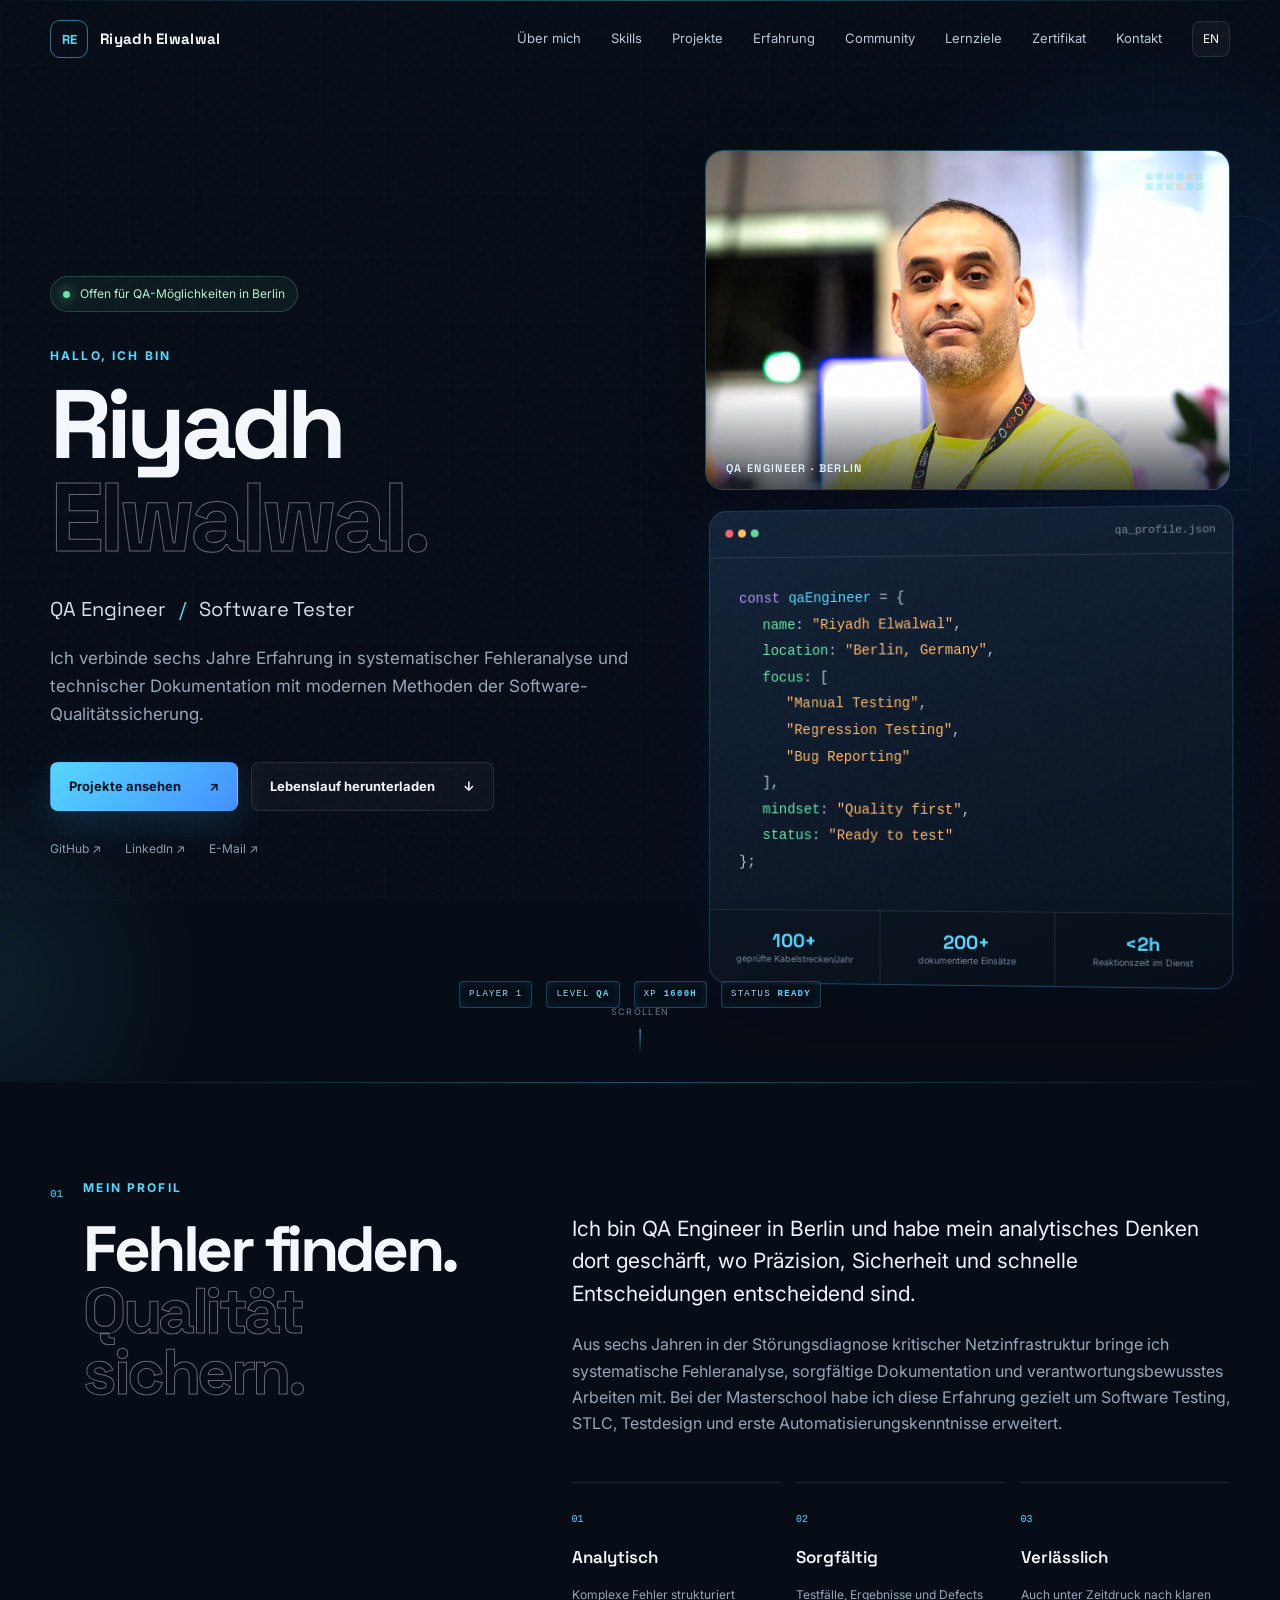
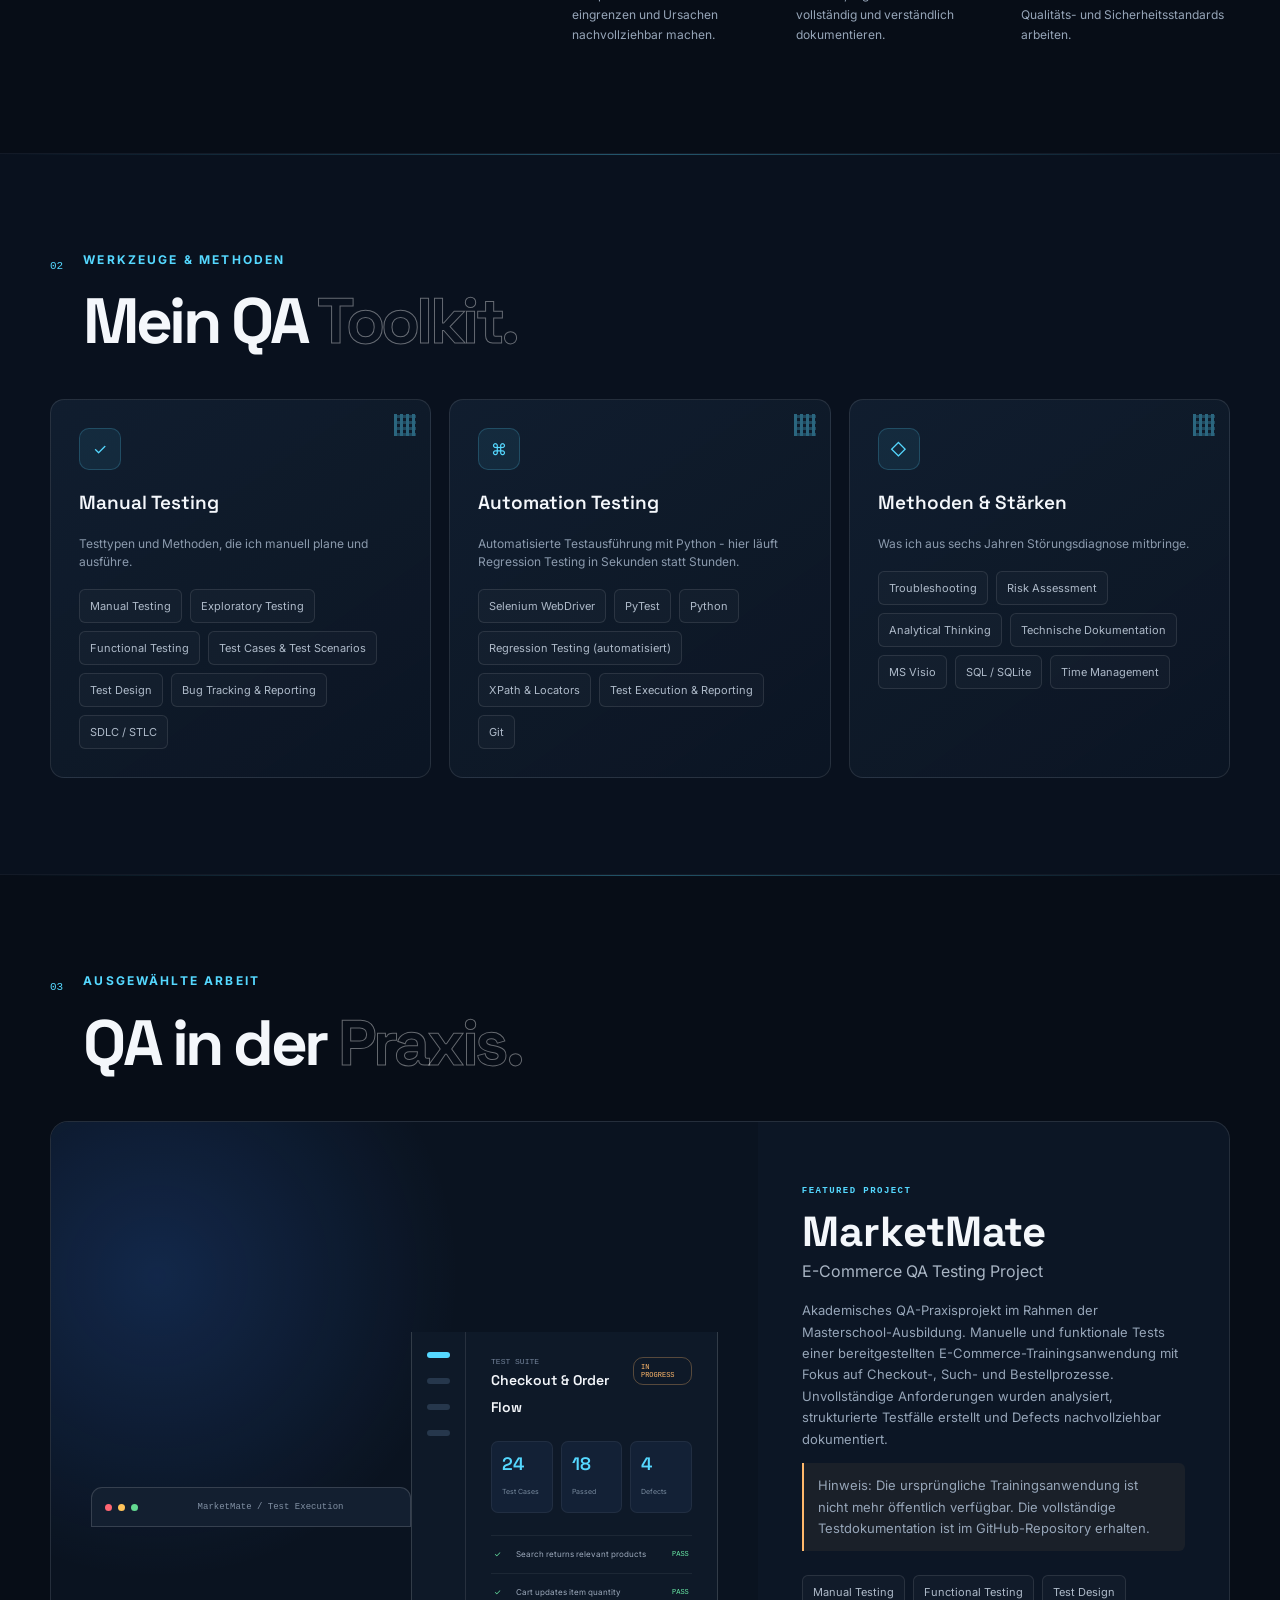
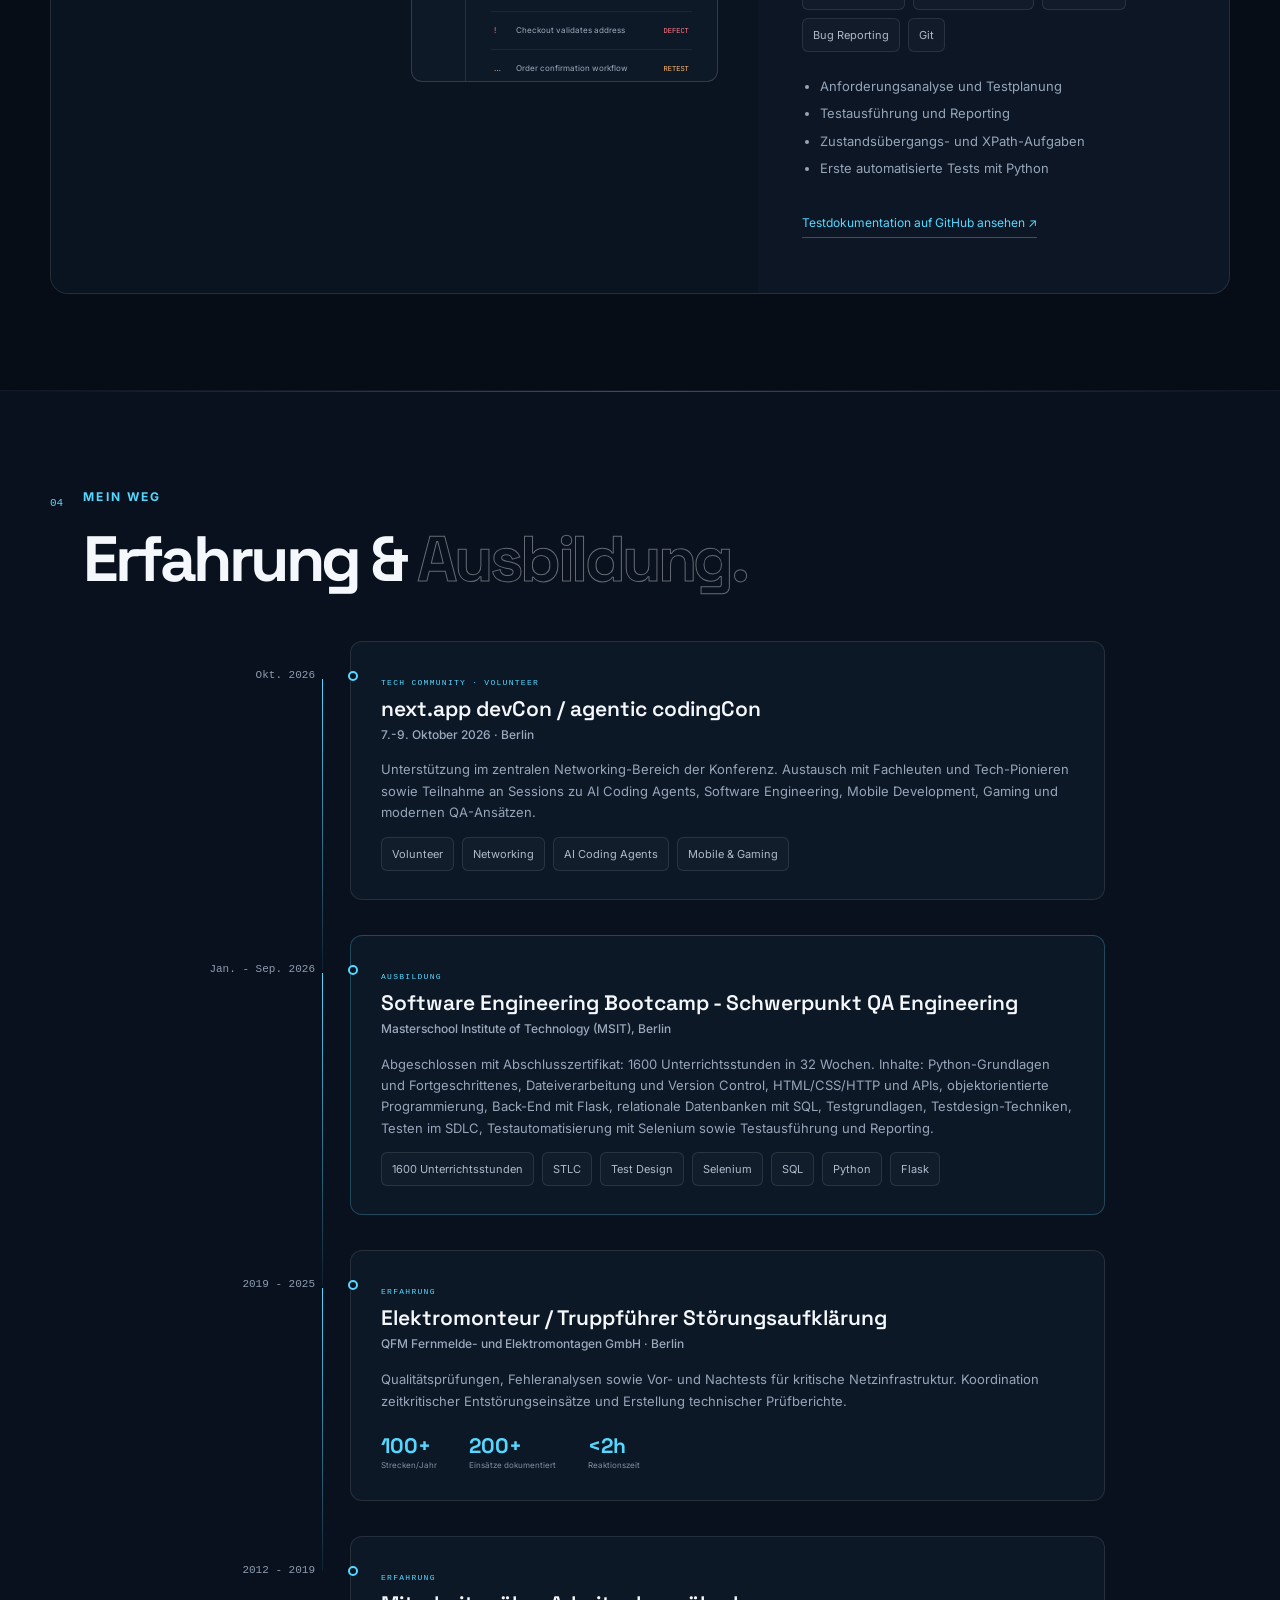
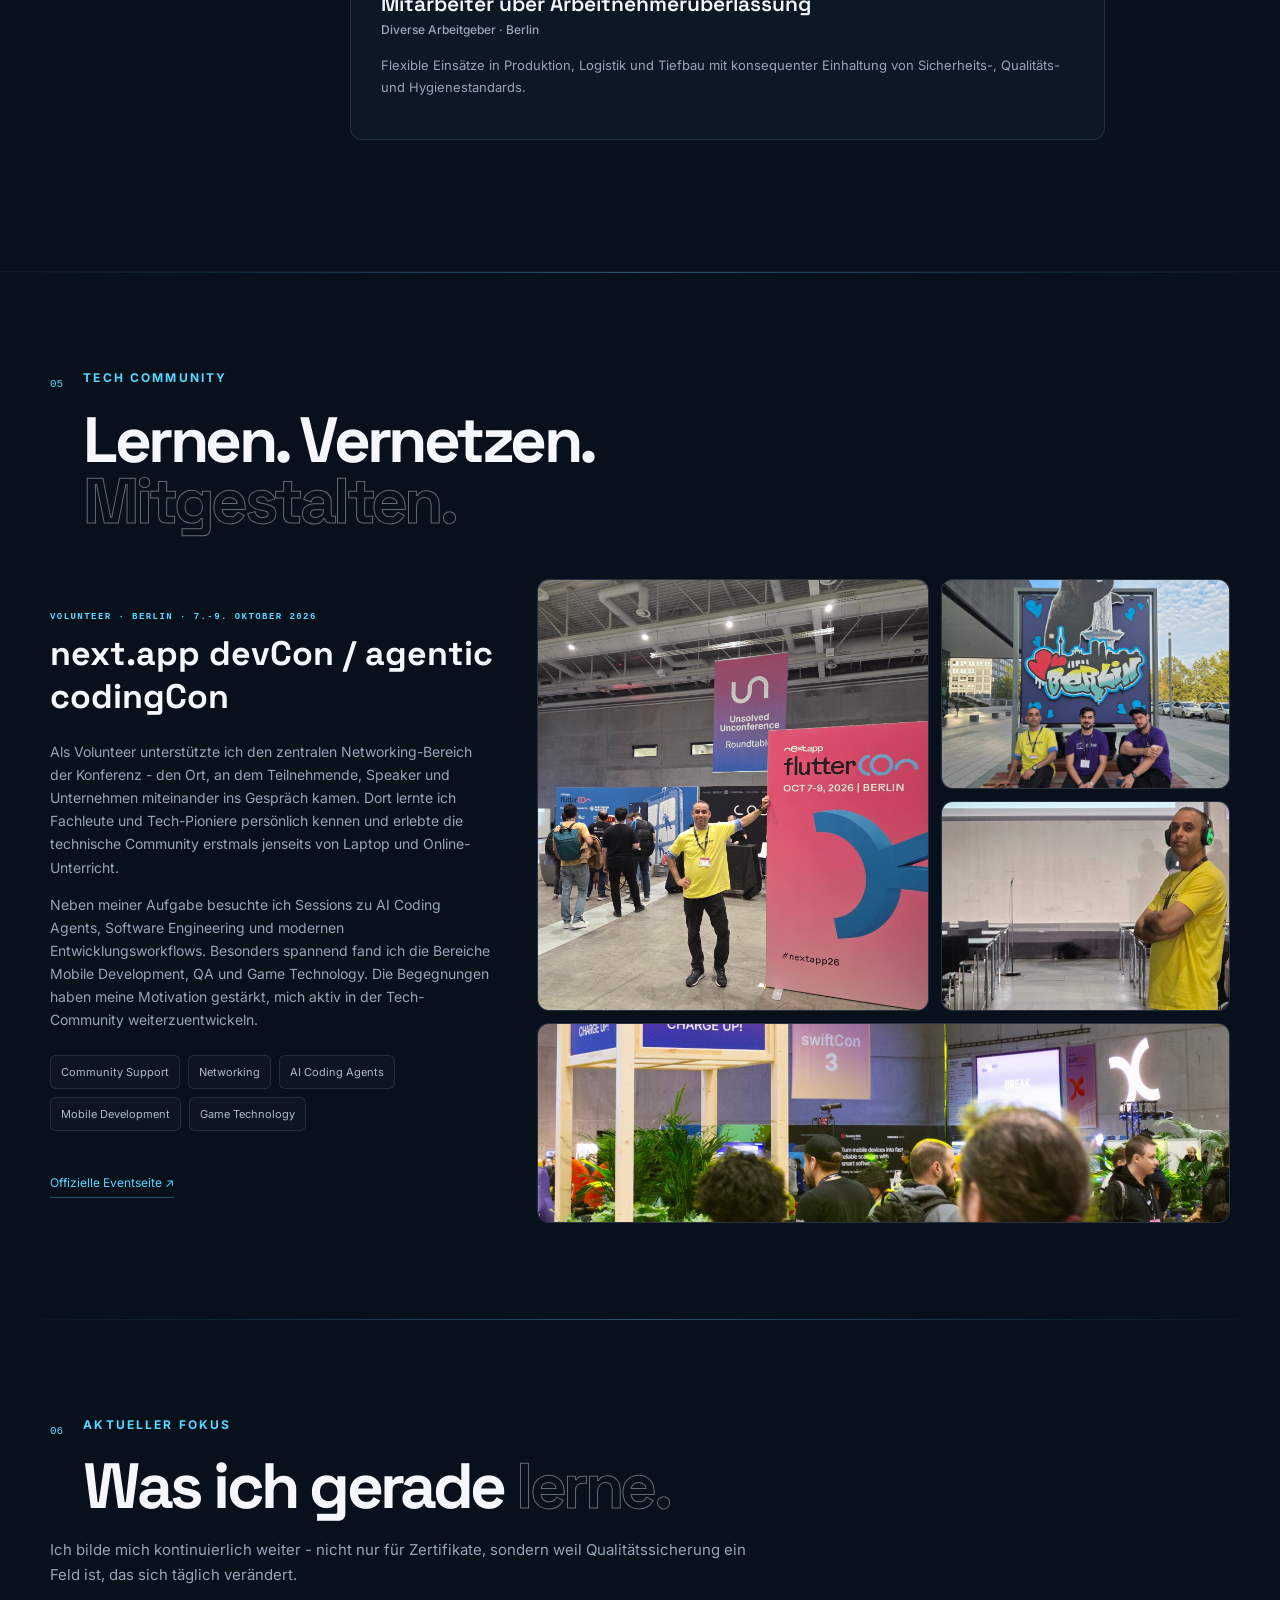
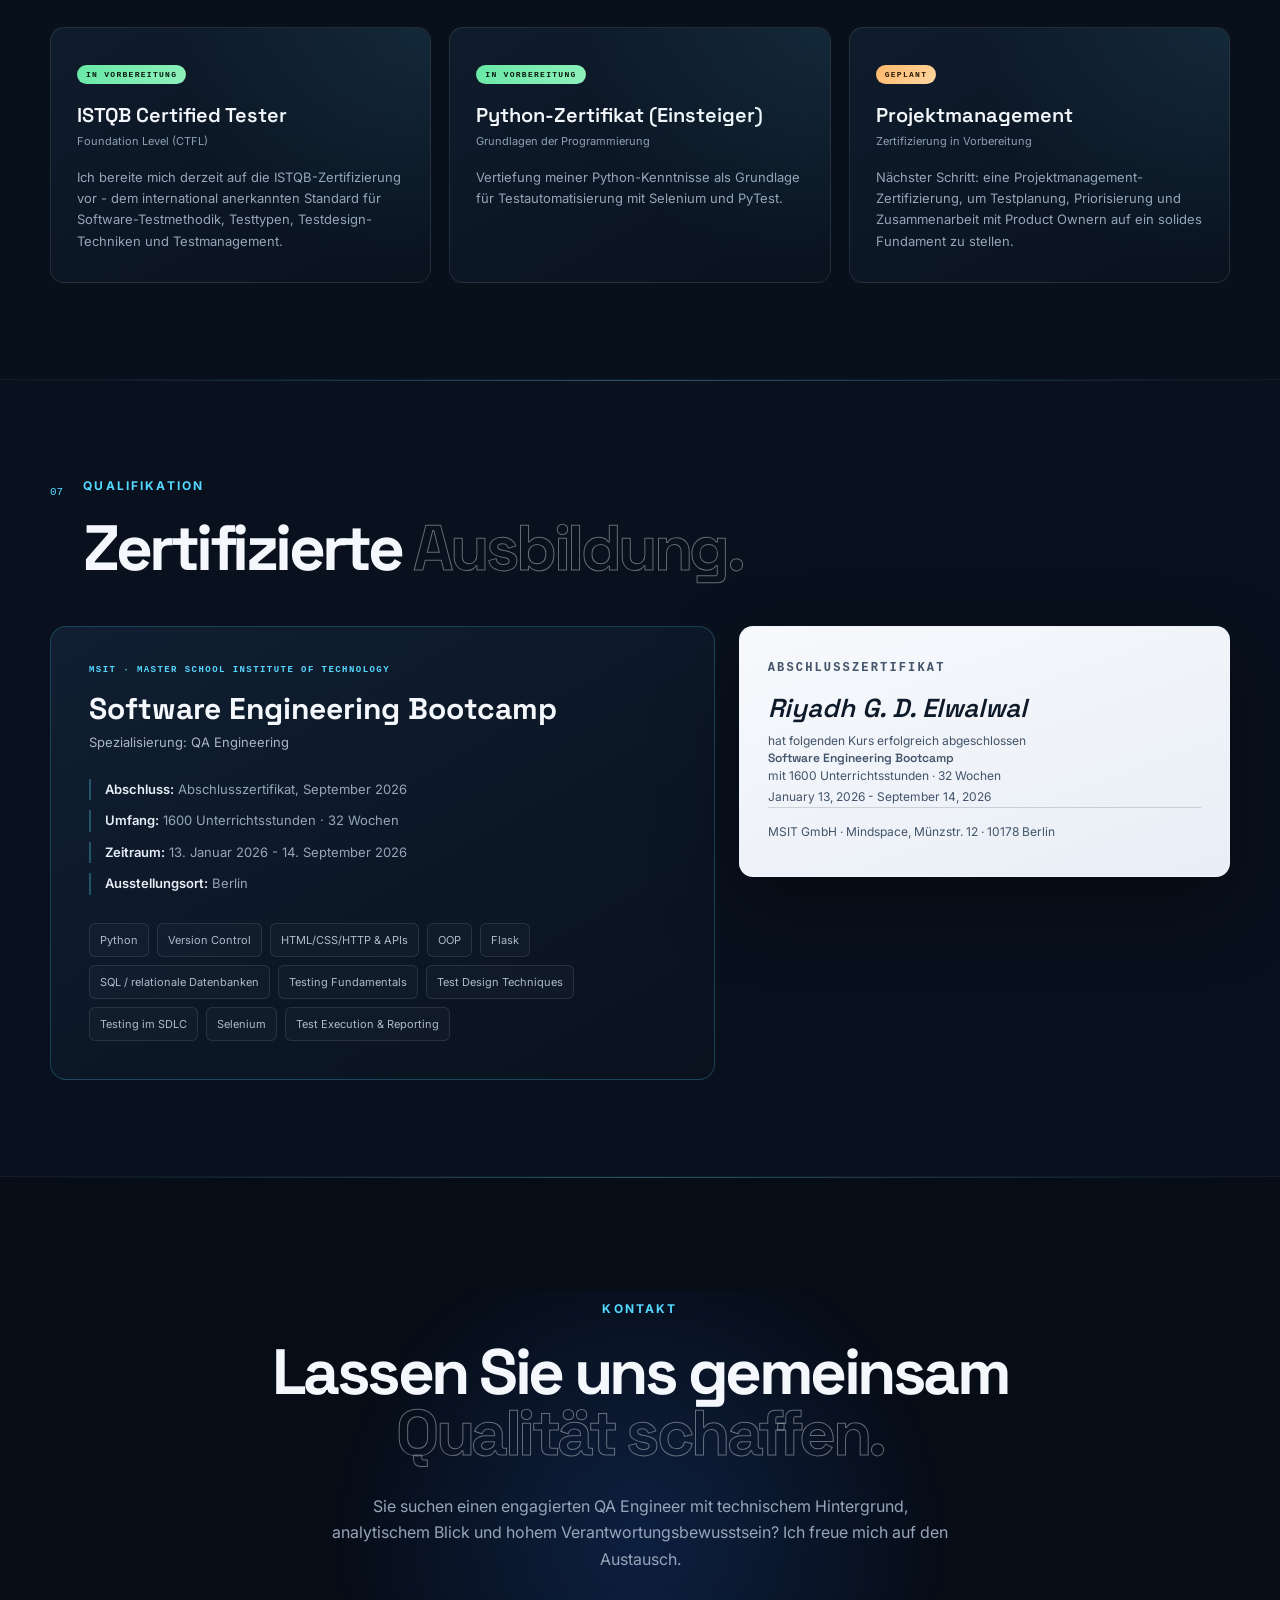
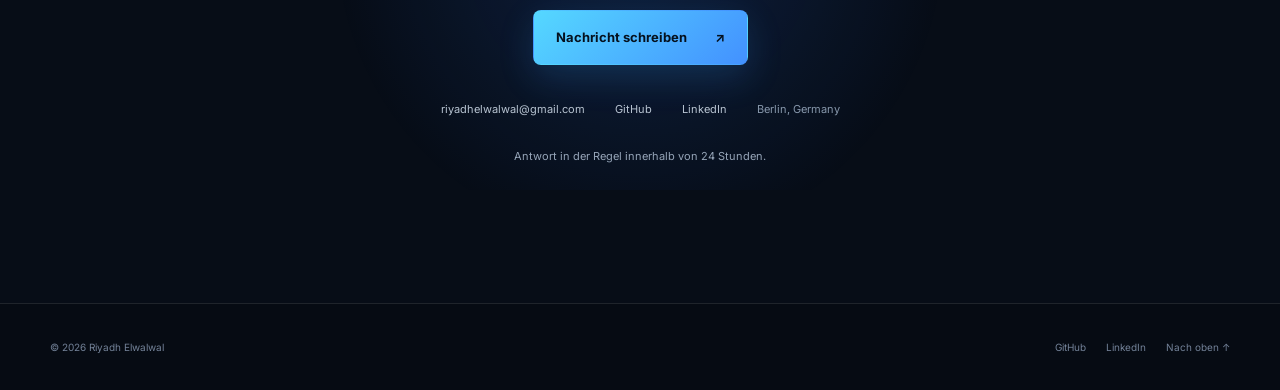
<file: index.html>
<!doctype html>
<html lang="de">
<head>
  <meta charset="UTF-8" />
  <meta name="viewport" content="width=device-width, initial-scale=1.0" />
  <meta name="description" content="Portfolio von Riyadh Elwalwal, QA Engineer in Berlin mit Erfahrung in Software Testing, Fehleranalyse und technischer Dokumentation." />
  <meta name="theme-color" content="#081120" />
  <meta property="og:title" content="Riyadh Elwalwal | QA Engineer" />
  <meta property="og:description" content="QA Engineer in Berlin - Manual Testing, Regression Testing und strukturierte Fehleranalyse." />
  <meta property="og:type" content="website" />
  <title>Riyadh Elwalwal | QA Engineer</title>
  <link rel="preconnect" href="https://fonts.googleapis.com">
  <link rel="preconnect" href="https://fonts.gstatic.com" crossorigin>
  <link href="https://fonts.googleapis.com/css2?family=Inter:wght@400;500;600;700;800&family=Space+Grotesk:wght@500;600;700&display=swap" rel="stylesheet">
  <link rel="stylesheet" href="styles.css" />
</head>
<body>
  <a class="skip-link" href="#main">Zum Inhalt springen</a>
  <div class="noise" aria-hidden="true"></div>
  <header class="site-header" id="top">
    <nav class="nav container" aria-label="Hauptnavigation">
      <a class="brand" href="#top" aria-label="Startseite Riyadh Elwalwal"><span>RE</span><strong>Riyadh Elwalwal</strong></a>
      <button class="menu-toggle" aria-label="Menü öffnen" aria-expanded="false"><span></span><span></span><span></span></button>
      <div class="nav-links">
        <a href="#about" data-i18n="navAbout">Über mich</a>
        <a href="#skills" data-i18n="navSkills">Skills</a>
        <a href="#projects" data-i18n="navProjects">Projekte</a>
        <a href="#experience" data-i18n="navExperience">Erfahrung</a>
        <a href="#community" data-i18n="navCommunity">Community</a>
        <a href="#ziele" data-i18n="navGoals">Lernziele</a>
        <a href="#zertifikat" data-i18n="navCert">Zertifikat</a>
        <a href="#contact" data-i18n="navContact">Kontakt</a>
        <button class="lang-toggle" aria-label="Sprache wechseln">EN</button>
      </div>
    </nav>
  </header>

  <main id="main">
    <section class="hero section">
      <div class="hero-glow glow-one" aria-hidden="true"></div>
      <div class="hero-glow glow-two" aria-hidden="true"></div>
      <div class="container hero-grid">
        <div class="hero-copy reveal">
          <div class="eyebrow"><span class="status-dot"></span><span data-i18n="availability">Offen für QA-Möglichkeiten in Berlin</span></div>
          <p class="kicker" data-i18n="hello">Hallo, ich bin</p>
          <h1>Riyadh<br><span>Elwalwal.</span></h1>
          <p class="role">QA Engineer <span>/</span> Software Tester</p>
          <p class="hero-text" data-i18n="heroText">Ich verbinde sechs Jahre Erfahrung in systematischer Fehleranalyse und technischer Dokumentation mit modernen Methoden der Software-Qualitätssicherung.</p>
          <div class="hero-actions">
            <a class="btn btn-primary" href="#projects"><span data-i18n="viewProjects">Projekte ansehen</span><span aria-hidden="true">↗</span></a>
            <a class="btn btn-secondary" href="assets/Riyadh-Elwalwal-CV.pdf" download><span data-i18n="downloadCv">Lebenslauf herunterladen</span><span aria-hidden="true">↓</span></a>
          </div>
          <div class="social-row">
            <a href="https://github.com/riyadhelwalwal-ui/QA-Portfolio" target="_blank" rel="noopener">GitHub ↗</a>
            <a href="https://www.linkedin.com/in/riyadh-elwalwal-0a34163b3/" target="_blank" rel="noopener">LinkedIn ↗</a>
            <a href="mailto:riyadhelwalwal@gmail.com">E-Mail ↗</a>
          </div>
        </div>

        <div class="hero-side reveal delay-1">
          <figure class="profile-photo"><img src="assets/riyadh-profile.jpeg" alt="Riyadh Elwalwal als Volunteer auf der next.app devCon in Berlin" /><figcaption>QA Engineer · Berlin</figcaption></figure>
          <div class="hero-panel" aria-label="QA Profilübersicht">
          <div class="terminal-top"><div><i></i><i></i><i></i></div><span>qa_profile.json</span></div>
          <div class="code-card">
            <p><span class="purple">const</span> <span class="blue">qaEngineer</span> = {</p>
            <p class="indent"><span class="green">name</span>: <span class="orange">"Riyadh Elwalwal"</span>,</p>
            <p class="indent"><span class="green">location</span>: <span class="orange">"Berlin, Germany"</span>,</p>
            <p class="indent"><span class="green">focus</span>: [</p>
            <p class="indent2"><span class="orange">"Manual Testing"</span>,</p>
            <p class="indent2"><span class="orange">"Regression Testing"</span>,</p>
            <p class="indent2"><span class="orange">"Bug Reporting"</span></p>
            <p class="indent">],</p>
            <p class="indent"><span class="green">mindset</span>: <span class="orange">"Quality first"</span>,</p>
            <p class="indent"><span class="green">status</span>: <span class="orange">"Ready to test"</span></p>
            <p>};</p>
          </div>
          <div class="quality-strip">
            <div><strong>100+</strong><span data-i18n="metricRoutes">geprüfte Kabelstrecken/Jahr</span></div>
            <div><strong>200+</strong><span data-i18n="metricReports">dokumentierte Einsätze</span></div>
            <div><strong>&lt;2h</strong><span data-i18n="metricResponse">Reaktionszeit im Dienst</span></div>
          </div>
        </div>
        </div>
      </div>
      <div class="pixel-deco retro" aria-hidden="true"><i></i><i></i><i></i><i></i><i></i><i></i><i></i><i></i><i></i><i></i><i></i><i></i></div>
      <div class="arcade retro"><span>PLAYER 1</span><span>LEVEL <b>QA</b></span><span>XP <b>1600h</b></span><span data-i18n="arcadeStatus">STATUS <b>READY</b></span></div>
      <div class="scroll-hint"><span data-i18n="scroll">Scrollen</span><i></i></div>
    </section>

    <section style="--grid-icon:var(--ico-grid)" class="section" id="about">
      <div class="container about-grid">
        <div class="section-heading reveal"><span class="section-no">01</span><div><p class="overline" data-i18n="aboutOverline">Mein Profil</p><h2 data-i18n="aboutTitle">Fehler finden.<br><span>Qualität sichern.</span></h2></div></div>
        <div class="about-copy reveal delay-1">
          <p class="lead" data-i18n="aboutLead">Ich bin QA Engineer in Berlin und habe mein analytisches Denken dort geschärft, wo Präzision, Sicherheit und schnelle Entscheidungen entscheidend sind.</p>
          <p data-i18n="aboutBody">Aus sechs Jahren in der Störungsdiagnose kritischer Netzinfrastruktur bringe ich systematische Fehleranalyse, sorgfältige Dokumentation und verantwortungsbewusstes Arbeiten mit. Bei der Masterschool habe ich diese Erfahrung gezielt um Software Testing, STLC, Testdesign und erste Automatisierungskenntnisse erweitert.</p>
          <div class="value-grid">
            <article><span>01</span><h3 data-i18n="valueOneTitle">Analytisch</h3><p data-i18n="valueOneText">Komplexe Fehler strukturiert eingrenzen und Ursachen nachvollziehbar machen.</p></article>
            <article><span>02</span><h3 data-i18n="valueTwoTitle">Sorgfältig</h3><p data-i18n="valueTwoText">Testfälle, Ergebnisse und Defects vollständig und verständlich dokumentieren.</p></article>
            <article><span>03</span><h3 data-i18n="valueThreeTitle">Verlässlich</h3><p data-i18n="valueThreeText">Auch unter Zeitdruck nach klaren Qualitäts- und Sicherheitsstandards arbeiten.</p></article>
          </div>
        </div>
      </div>
    </section>

    <section style="--grid-icon:var(--ico-code)" class="section skills-section" id="skills">
      <div class="container">
        <div class="section-heading reveal"><span class="section-no">02</span><div><p class="overline" data-i18n="skillsOverline">Werkzeuge & Methoden</p><h2 data-i18n="skillsTitle">Mein QA <span>Toolkit.</span></h2></div></div>
        <div class="skill-groups">
          <article class="skill-card reveal"><div class="skill-icon">✓</div><h3 data-i18n="testingTitle">Manual Testing</h3><p class="skill-note" data-i18n="testingNote">Testtypen und Methoden, die ich manuell plane und ausführe.</p><div class="tags"><span>Manual Testing</span><span>Exploratory Testing</span><span>Functional Testing</span><span>Test Cases &amp; Test Scenarios</span><span>Test Design</span><span>Bug Tracking &amp; Reporting</span><span>SDLC / STLC</span></div></article>
          <article class="skill-card reveal delay-1"><div class="skill-icon">⌘</div><h3 data-i18n="toolsTitle">Automation Testing</h3><p class="skill-note" data-i18n="toolsNote">Automatisierte Testausführung mit Python - hier läuft Regression Testing in Sekunden statt Stunden.</p><div class="tags"><span>Selenium WebDriver</span><span>PyTest</span><span>Python</span><span>Regression Testing (automatisiert)</span><span>XPath &amp; Locators</span><span>Test Execution &amp; Reporting</span><span>Git</span></div></article>
          <article class="skill-card reveal delay-2"><div class="skill-icon">◇</div><h3 data-i18n="methodsTitle">Methoden & Stärken</h3><p class="skill-note" data-i18n="methodsNote">Was ich aus sechs Jahren Störungsdiagnose mitbringe.</p><div class="tags"><span>Troubleshooting</span><span>Risk Assessment</span><span>Analytical Thinking</span><span>Technische Dokumentation</span><span>MS Visio</span><span>SQL / SQLite</span><span>Time Management</span></div></article>
        </div>
      </div>
    </section>

    <section style="--grid-icon:var(--ico-lab)" class="section" id="projects">
      <div class="container">
        <div class="section-heading reveal"><span class="section-no">03</span><div><p class="overline" data-i18n="projectsOverline">Ausgewählte Arbeit</p><h2 data-i18n="projectsTitle">QA in der <span>Praxis.</span></h2></div></div>
        <article class="featured-project reveal">
          <div class="project-visual">
            <div class="browser-bar"><span></span><span></span><span></span><b>MarketMate / Test Execution</b></div>
            <div class="dashboard">
              <div class="dash-sidebar"><i></i><i></i><i></i><i></i></div>
              <div class="dash-main">
                <div class="dash-head"><div><small>TEST SUITE</small><strong>Checkout & Order Flow</strong></div><em>IN PROGRESS</em></div>
                <div class="dash-stats"><div><b>24</b><span>Test Cases</span></div><div><b>18</b><span>Passed</span></div><div><b>4</b><span>Defects</span></div></div>
                <div class="test-row pass"><i>✓</i><span>Search returns relevant products</span><b>PASS</b></div>
                <div class="test-row pass"><i>✓</i><span>Cart updates item quantity</span><b>PASS</b></div>
                <div class="test-row fail"><i>!</i><span>Checkout validates address</span><b>DEFECT</b></div>
                <div class="test-row pending"><i>…</i><span>Order confirmation workflow</span><b>RETEST</b></div>
              </div>
            </div>
          </div>
          <div class="project-copy">
            <p class="project-label" data-i18n="featured">FEATURED PROJECT</p>
            <h3>MarketMate</h3>
            <p class="project-subtitle">E-Commerce QA Testing Project</p>
            <p data-i18n="projectBody">Akademisches QA-Praxisprojekt im Rahmen der Masterschool-Ausbildung. Manuelle und funktionale Tests einer bereitgestellten E-Commerce-Trainingsanwendung mit Fokus auf Checkout-, Such- und Bestellprozesse. Unvollständige Anforderungen wurden analysiert, strukturierte Testfälle erstellt und Defects nachvollziehbar dokumentiert.</p>
            <p class="project-note" data-i18n="projectNote">Hinweis: Die ursprüngliche Trainingsanwendung ist nicht mehr öffentlich verfügbar. Die vollständige Testdokumentation ist im GitHub-Repository erhalten.</p>
            <div class="project-stack"><span>Manual Testing</span><span>Functional Testing</span><span>Test Design</span><span>Bug Reporting</span><span>Git</span></div>
            <ul>
              <li data-i18n="projectPointOne">Anforderungsanalyse und Testplanung</li>
              <li data-i18n="projectPointTwo">Testausführung und Reporting</li>
              <li data-i18n="projectPointThree">Zustandsübergangs- und XPath-Aufgaben</li>
              <li data-i18n="projectPointFour">Erste automatisierte Tests mit Python</li>
            </ul>
            <a class="text-link" href="https://github.com/riyadhelwalwal-ui/QA-Portfolio" target="_blank" rel="noopener"><span data-i18n="viewGithub">Testdokumentation auf GitHub ansehen</span> ↗</a>
          </div>
        </article>
      </div>
    </section>

    <section class="section experience-section" id="experience">
      <div class="container">
        <div class="section-heading reveal"><span class="section-no">04</span><div><p class="overline" data-i18n="experienceOverline">Mein Weg</p><h2 data-i18n="experienceTitle">Erfahrung & <span>Ausbildung.</span></h2></div></div>
        <div class="timeline">
          <article class="timeline-item reveal"><div class="time"><span>Okt. 2026</span><i></i></div><div class="timeline-card community-card"><p class="timeline-label" data-i18n="communityLabel">TECH COMMUNITY · VOLUNTEER</p><h3>next.app devCon / agentic codingCon</h3><h4>7.-9. Oktober 2026 · Berlin</h4><p data-i18n="communityTimelineText">Unterstützung im zentralen Networking-Bereich der Konferenz. Austausch mit Fachleuten und Tech-Pionieren sowie Teilnahme an Sessions zu AI Coding Agents, Software Engineering, Mobile Development, Gaming und modernen QA-Ansätzen.</p><div class="mini-tags"><span>Volunteer</span><span>Networking</span><span>AI Coding Agents</span><span>Mobile & Gaming</span></div></div></article>
          <article class="timeline-item reveal"><div class="time"><span>Jan. - Sep. 2026</span><i></i></div><div class="timeline-card current"><p class="timeline-label" data-i18n="education">AUSBILDUNG</p><h3>Software Engineering Bootcamp - Schwerpunkt QA Engineering</h3><h4>Masterschool Institute of Technology (MSIT), Berlin</h4><p data-i18n="masterschoolText">Abgeschlossen mit Abschlusszertifikat: 1600 Unterrichtsstunden in 32 Wochen. Inhalte: Python-Grundlagen und Fortgeschrittenes, Dateiverarbeitung und Version Control, HTML/CSS/HTTP und APIs, objektorientierte Programmierung, Back-End mit Flask, relationale Datenbanken mit SQL, Testgrundlagen, Testdesign-Techniken, Testen im SDLC, Testautomatisierung mit Selenium sowie Testausführung und Reporting.</p><div class="mini-tags"><span>1600 Unterrichtsstunden</span><span>STLC</span><span>Test Design</span><span>Selenium</span><span>SQL</span><span>Python</span><span>Flask</span></div></div></article>
          <article class="timeline-item reveal"><div class="time"><span>2019 - 2025</span><i></i></div><div class="timeline-card"><p class="timeline-label" data-i18n="experience">ERFAHRUNG</p><h3 data-i18n="electricianTitle">Elektromonteur / Truppführer Störungsaufklärung</h3><h4>QFM Fernmelde- und Elektromontagen GmbH · Berlin</h4><p data-i18n="qfmText">Qualitätsprüfungen, Fehleranalysen sowie Vor- und Nachtests für kritische Netzinfrastruktur. Koordination zeitkritischer Entstörungseinsätze und Erstellung technischer Prüfberichte.</p><div class="impact-row"><span><strong>100+</strong><small data-i18n="routesYear">Strecken/Jahr</small></span><span><strong>200+</strong><small data-i18n="missions">Einsätze dokumentiert</small></span><span><strong>&lt;2h</strong><small data-i18n="response">Reaktionszeit</small></span></div></div></article>
          <article class="timeline-item reveal"><div class="time"><span>2012 - 2019</span><i></i></div><div class="timeline-card"><p class="timeline-label" data-i18n="experience">ERFAHRUNG</p><h3 data-i18n="agencyTitle">Mitarbeiter über Arbeitnehmerüberlassung</h3><h4 data-i18n="variousEmployers">Diverse Arbeitgeber · Berlin</h4><p data-i18n="agencyText">Flexible Einsätze in Produktion, Logistik und Tiefbau mit konsequenter Einhaltung von Sicherheits-, Qualitäts- und Hygienestandards.</p></div></article>
        </div>
      </div>
    </section>

    <section class="section community-section" id="community">
      <div class="container">
        <div class="section-heading reveal"><span class="section-no">05</span><div><p class="overline" data-i18n="communityOverline">Tech Community</p><h2 data-i18n="communityTitle">Lernen. Vernetzen.<br><span>Mitgestalten.</span></h2></div></div>
        <div class="community-feature reveal">
          <div class="community-copy">
            <p class="project-label">VOLUNTEER · BERLIN · 7.-9. OKTOBER 2026</p>
            <h3>next.app devCon / agentic codingCon</h3>
            <p data-i18n="communityBody">Als Volunteer unterstützte ich den zentralen Networking-Bereich der Konferenz - den Ort, an dem Teilnehmende, Speaker und Unternehmen miteinander ins Gespräch kamen. Dort lernte ich Fachleute und Tech-Pioniere persönlich kennen und erlebte die technische Community erstmals jenseits von Laptop und Online-Unterricht.</p>
            <p data-i18n="communityBodyTwo">Neben meiner Aufgabe besuchte ich Sessions zu AI Coding Agents, Software Engineering und modernen Entwicklungsworkflows. Besonders spannend fand ich die Bereiche Mobile Development, QA und Game Technology. Die Begegnungen haben meine Motivation gestärkt, mich aktiv in der Tech-Community weiterzuentwickeln.</p>
            <div class="project-stack"><span>Community Support</span><span>Networking</span><span>AI Coding Agents</span><span>Mobile Development</span><span>Game Technology</span></div>
            <a class="text-link" href="https://www.nextappcon.com/" target="_blank" rel="noopener"><span data-i18n="eventLink">Offizielle Eventseite</span> ↗</a>
          </div>
          <div class="community-gallery">
            <figure class="gallery-main"><img src="assets/conference-riyadh.jpeg" alt="Riyadh Elwalwal als Volunteer vor dem flutterCon-Banner der next.app devCon 2026" /></figure>
            <figure><img src="assets/conference-team.jpeg" alt="Riyadh Elwalwal mit dem Volunteer-Team vor der Berlin-Skulptur" /></figure>
            <figure><img src="assets/conference-session.jpeg" alt="Riyadh Elwalwal in der Keynote der next.app devCon" /></figure>
            <figure class="gallery-wide"><img src="assets/conference-networking.jpeg" alt="Networking- und Ausstellungsbereich der next.app devCon" /></figure>
          </div>
        </div>
      </div>
    </section>

    <section style="--grid-icon:var(--ico-badge)" class="section goals-section" id="ziele">
      <div class="container">
        <div class="section-heading reveal"><span class="section-no">06</span><div><p class="overline" data-i18n="goalsOverline">Aktueller Fokus</p><h2 data-i18n="goalsTitle">Was ich gerade <span>lerne.</span></h2></div></div>
        <p class="goals-lead reveal" data-i18n="goalsLead">Ich bilde mich kontinuierlich weiter - nicht nur für Zertifikate, sondern weil Qualitätssicherung ein Feld ist, das sich täglich verändert.</p>
        <div class="goal-grid">
          <article class="goal-card reveal"><span class="goal-state progress" data-i18n="goalStateProgress">IN VORBEREITUNG</span><h3>ISTQB Certified Tester</h3><p class="goal-sub">Foundation Level (CTFL)</p><p data-i18n="goalIstqb">Ich bereite mich derzeit auf die ISTQB-Zertifizierung vor - dem international anerkannten Standard für Software-Testmethodik, Testtypen, Testdesign-Techniken und Testmanagement.</p></article>
          <article class="goal-card reveal delay-1"><span class="goal-state progress" data-i18n="goalStateProgress">IN VORBEREITUNG</span><h3 data-i18n="goalPythonTitle">Python-Zertifikat (Einsteiger)</h3><p class="goal-sub" data-i18n="goalPythonSub">Grundlagen der Programmierung</p><p data-i18n="goalPython">Vertiefung meiner Python-Kenntnisse als Grundlage für Testautomatisierung mit Selenium und PyTest.</p></article>
          <article class="goal-card reveal delay-2"><span class="goal-state planned" data-i18n="goalStatePlanned">GEPLANT</span><h3 data-i18n="goalPmTitle">Projektmanagement</h3><p class="goal-sub" data-i18n="goalPmSub">Zertifizierung in Vorbereitung</p><p data-i18n="goalPm">Nächster Schritt: eine Projektmanagement-Zertifizierung, um Testplanung, Priorisierung und Zusammenarbeit mit Product Ownern auf ein solides Fundament zu stellen.</p></article>
        </div>
      </div>
    </section>

    <section style="--grid-icon:var(--ico-badge)" class="section certificate-section" id="zertifikat">
      <div class="container">
        <div class="section-heading reveal"><span class="section-no">07</span><div><p class="overline" data-i18n="certOverline">Qualifikation</p><h2 data-i18n="certTitle">Zertifizierte <span>Ausbildung.</span></h2></div></div>
        <div class="cert-grid reveal">
          <article class="cert-card">
            <p class="cert-badge">MSIT · Master School Institute of Technology</p>
            <h3>Software Engineering Bootcamp</h3>
            <p class="cert-sub">Spezialisierung: QA Engineering</p>
            <ul class="cert-facts">
              <li><strong>Abschluss:</strong> Abschlusszertifikat, September 2026</li>
              <li><strong>Umfang:</strong> 1600 Unterrichtsstunden · 32 Wochen</li>
              <li><strong>Zeitraum:</strong> 13. Januar 2026 - 14. September 2026</li>
              <li><strong>Ausstellungsort:</strong> Berlin</li>
            </ul>
            <div class="cert-modules">
              <span>Python</span><span>Version Control</span><span>HTML/CSS/HTTP & APIs</span><span>OOP</span><span>Flask</span><span>SQL / relationale Datenbanken</span><span>Testing Fundamentals</span><span>Test Design Techniques</span><span>Testing im SDLC</span><span>Selenium</span><span>Test Execution & Reporting</span>
            </div>
          </article>
          <aside class="cert-visual">
            <div class="cert-frame">
              <p class="cert-kicker">ABSCHLUSSZERTIFIKAT</p>
              <h4>Riyadh G. D. Elwalwal</h4>
              <p>hat folgenden Kurs erfolgreich abgeschlossen</p>
              <p class="cert-course">Software Engineering Bootcamp</p>
              <p class="cert-meta">mit 1600 Unterrichtsstunden · 32 Wochen<br>January 13, 2026 - September 14, 2026</p>
              <p class="cert-issuer">MSIT GmbH · Mindspace, Münzstr. 12 · 10178 Berlin</p>
            </div>
          </aside>
        </div>
      </div>
    </section>

    <section class="section contact-section" id="contact">
      <div class="contact-glow" aria-hidden="true"></div>
      <div class="container contact-inner reveal">
        <p class="overline" data-i18n="contactOverline">Kontakt</p>
        <h2 data-i18n="contactTitle">Lassen Sie uns gemeinsam<br><span>Qualität schaffen.</span></h2>
        <p data-i18n="contactText">Sie suchen einen engagierten QA Engineer mit technischem Hintergrund, analytischem Blick und hohem Verantwortungsbewusstsein? Ich freue mich auf den Austausch.</p>
        <a class="btn btn-primary btn-large" href="mailto:riyadhelwalwal@gmail.com"><span data-i18n="writeMessage">Nachricht schreiben</span><span>↗</span></a>
        <div class="contact-links"><a href="mailto:riyadhelwalwal@gmail.com">riyadhelwalwal@gmail.com</a><a href="https://github.com/riyadhelwalwal-ui/QA-Portfolio" target="_blank" rel="noopener">GitHub</a><a href="https://www.linkedin.com/in/riyadh-elwalwal-0a34163b3/" target="_blank" rel="noopener">LinkedIn</a><span>Berlin, Germany</span></div>
        <p class="contact-note" data-i18n="contactNote">Antwort in der Regel innerhalb von 24 Stunden.</p>
      </div>
    </section>
  </main>

  <footer><div class="container"><p>© <span id="year"></span> Riyadh Elwalwal</p><div><a href="https://github.com/riyadhelwalwal-ui/QA-Portfolio" target="_blank" rel="noopener">GitHub</a><a href="https://www.linkedin.com/in/riyadh-elwalwal-0a34163b3/" target="_blank" rel="noopener">LinkedIn</a><a href="#top" data-i18n="backTop">Nach oben ↑</a></div></div></footer>
  <script src="script.js"></script>
</body>
</html>
</file>
<file: styles.css>
:root{--bg:#070d17;--bg2:#0b1422;--card:#101b2b;--line:rgba(255,255,255,.1);--text:#f4f7fb;--muted:#96a5b8;--cyan:#55d8ff;--blue:#3478ff;--green:#67e8a5;--orange:#ffb86b;--purple:#b695ff;--max:1180px;--ico-grid:url("data:image/svg+xml,%3Csvg xmlns='http://www.w3.org/2000/svg' width='520' height='520' viewBox='0 0 520 520'%3E%3Cg fill='none' stroke='%2355d8ff' stroke-width='1.1' opacity='.16'%3E%3Crect x='60' y='60' width='150' height='96' rx='10'/%3E%3Cpath d='M60 92h150M60 124h150M92 60v96M120 60v96'/%3E%3Ccircle cx='360' cy='150' r='54'/%3E%3Cpath d='M330 150l20 20 40-44'/%3E%3Cpath d='M96 330h130l-18 44H114z'/%3E%3Cpath d='M126 404h70M161 374v60'/%3E%3Cpath d='M300 300l70 0 0 70-70 0zM330 300v70M300 335h70'/%3E%3Cpath d='M300 420l24 34 24-34'/%3E%3Ccircle cx='96' cy='270' r='10'/%3E%3C/g%3E%3C/svg%3E");--ico-code:url("data:image/svg+xml,%3Csvg xmlns='http://www.w3.org/2000/svg' width='520' height='520' viewBox='0 0 520 520'%3E%3Cg fill='none' stroke='%2367e8a5' stroke-width='1.1' opacity='.15'%3E%3Crect x='70' y='80' width='300' height='190' rx='12'/%3E%3Cpath d='M70 116h300'/%3E%3Cpath d='M140 190l-28 26 28 26M300 190l28 26-28 26M212 172l-28 88'/%3E%3Crect x='150' y='330' width='230' height='120' rx='10'/%3E%3Cpath d='M186 372h40M186 402h110M340 372h14M340 402h14'/%3E%3C/g%3E%3C/svg%3E");--ico-lab:url("data:image/svg+xml,%3Csvg xmlns='http://www.w3.org/2000/svg' width='520' height='520' viewBox='0 0 520 520'%3E%3Cg fill='none' stroke='%23ffb86b' stroke-width='1.1' opacity='.15'%3E%3Cpath d='M230 70h60v70l70 130a46 46 0 01-40 70H200a46 46 0 01-40-70l70-130z'/%3E%3Cpath d='M186 250h148M214 300h92'/%3E%3Cpath d='M100 400h320'/%3E%3Ccircle cx='420' cy='130' r='34'/%3E%3Cpath d='M398 130h44M420 108v44'/%3E%3C/g%3E%3C/svg%3E");--ico-badge:url("data:image/svg+xml,%3Csvg xmlns='http://www.w3.org/2000/svg' width='520' height='520' viewBox='0 0 520 520'%3E%3Cg fill='none' stroke='%23b695ff' stroke-width='1.1' opacity='.15'%3E%3Ccircle cx='260' cy='210' r='96'/%3E%3Ccircle cx='260' cy='210' r='70'/%3E%3Cpath d='M260 180l12 26 28 3-20 20 5 28-25-14-25 14 5-28-20-20 28-3z'/%3E%3Cpath d='M222 300l-24 100 62-36 62 36-24-100'/%3E%3C/g%3E%3C/svg%3E");--grid-icon:var(--ico-grid)}*{box-sizing:border-box}html{scroll-behavior:smooth}body{margin:0;background:var(--bg);color:var(--text);font-family:Inter,Arial,sans-serif;line-height:1.65;overflow-x:hidden}a{color:inherit;text-decoration:none}button{font:inherit}.container{width:min(var(--max),calc(100% - 44px));margin:auto}.section{padding:96px 0;position:relative}.noise{position:fixed;inset:0;pointer-events:none;z-index:20;opacity:.028;background-image:url("data:image/svg+xml,%3Csvg viewBox='0 0 180 180' xmlns='http://www.w3.org/2000/svg'%3E%3Cfilter id='n'%3E%3CfeTurbulence type='fractalNoise' baseFrequency='.9' numOctaves='3' stitchTiles='stitch'/%3E%3C/filter%3E%3Crect width='100%25' height='100%25' filter='url(%23n)' opacity='.8'/%3E%3C/svg%3E")}.skip-link{position:fixed;top:-100px;left:20px;z-index:200;background:#fff;color:#000;padding:10px 15px}.skip-link:focus{top:20px}.site-header{position:fixed;inset:0 0 auto;z-index:100;border-bottom:1px solid transparent;transition:.3s}.site-header.scrolled{background:rgba(7,13,23,.82);backdrop-filter:blur(18px);border-color:var(--line)}.nav{height:78px;display:flex;align-items:center;justify-content:space-between}.brand{display:flex;align-items:center;gap:12px}.brand span{display:grid;place-items:center;width:38px;height:38px;border:1px solid rgba(85,216,255,.5);border-radius:10px;color:var(--cyan);font:bold 13px Space Grotesk}.brand strong{font-family:Space Grotesk;font-size:15px;letter-spacing:.02em}.nav-links{display:flex;align-items:center;gap:30px}.nav-links>a{font-size:13px;color:#bdc7d5;transition:.2s}.nav-links>a:hover{color:var(--cyan)}.lang-toggle{border:1px solid var(--line);background:rgba(255,255,255,.04);color:#fff;border-radius:8px;padding:7px 10px;cursor:pointer;font-size:12px}.menu-toggle{display:none;background:none;border:0;padding:8px}.menu-toggle span{display:block;width:23px;height:2px;background:#fff;margin:5px}.hero{min-height:auto;display:grid;align-items:center;padding:150px 0 96px;overflow:hidden}.hero-grid{display:grid;grid-template-columns:1.05fr .95fr;gap:75px;align-items:center}.hero-glow{position:absolute;border-radius:50%;filter:blur(2px);pointer-events:none}.glow-one{width:680px;height:680px;right:-210px;top:0;background:radial-gradient(circle,rgba(28,114,255,.19),transparent 65%)}.glow-two{width:500px;height:500px;left:-270px;bottom:-150px;background:radial-gradient(circle,rgba(85,216,255,.09),transparent 65%)}.eyebrow{display:inline-flex;align-items:center;gap:10px;padding:7px 12px;border:1px solid rgba(103,232,165,.22);background:rgba(103,232,165,.06);border-radius:40px;color:#b6efcf;font-size:12px;margin-bottom:22px}.status-dot{width:7px;height:7px;border-radius:50%;background:var(--green);box-shadow:0 0 13px var(--green)}.kicker,.overline{color:var(--cyan);font-size:12px;letter-spacing:.18em;text-transform:uppercase;font-weight:700}.hero h1,.section-heading h2,.contact-inner h2{font-family:Space Grotesk,sans-serif;margin:0;line-height:.96;letter-spacing:-.055em}.hero h1{font-size:clamp(58px,7.6vw,98px)}.hero h1 span,.section-heading h2 span,.contact-inner h2 span{color:transparent;-webkit-text-stroke:1px rgba(255,255,255,.38)}.role{font-family:Space Grotesk;font-size:20px;color:#d7e0eb;margin:28px 0 18px}.role span{color:var(--cyan);margin:0 8px}.hero-text{max-width:650px;font-size:17px;color:var(--muted)}.hero-actions{display:flex;gap:13px;margin-top:34px;flex-wrap:wrap}.btn{display:inline-flex;align-items:center;justify-content:center;gap:28px;padding:13px 18px;border-radius:8px;font-size:13px;font-weight:700;transition:.25s;border:1px solid transparent}.btn:hover{transform:translateY(-2px)}.btn-primary{background:linear-gradient(135deg,var(--cyan),#4391ff);color:#05111e;box-shadow:0 12px 35px rgba(55,164,255,.18)}.btn-secondary{border-color:var(--line);background:rgba(255,255,255,.03)}.social-row{display:flex;gap:24px;margin-top:28px;color:#8f9eb2;font-size:12px}.social-row a:hover{color:#fff}.hero-panel{border:1px solid rgba(96,181,255,.22);background:linear-gradient(160deg,rgba(20,37,59,.9),rgba(8,16,28,.9));border-radius:18px;overflow:hidden;box-shadow:0 35px 100px rgba(0,0,0,.4),0 0 80px rgba(28,114,255,.09);transform:perspective(1000px) rotateY(-3deg)}.terminal-top{height:47px;border-bottom:1px solid var(--line);display:flex;align-items:center;justify-content:space-between;padding:0 16px;color:#79889d;font:11px monospace}.terminal-top i{display:inline-block;width:8px;height:8px;border-radius:50%;background:#ff6471;margin-right:5px}.terminal-top i:nth-child(2){background:#ffc45f}.terminal-top i:nth-child(3){background:#66d899}.code-card{padding:28px 30px 34px;font:14px/1.9 ui-monospace,SFMono-Regular,Consolas,monospace;color:#b7c5d8}.code-card p{margin:0}.indent{padding-left:24px}.indent2{padding-left:48px}.purple{color:var(--purple)}.blue{color:var(--cyan)}.green{color:var(--green)}.orange{color:var(--orange)}.quality-strip{border-top:1px solid var(--line);display:grid;grid-template-columns:repeat(3,1fr);background:rgba(0,0,0,.12)}.quality-strip div{padding:18px 13px;text-align:center;border-right:1px solid var(--line)}.quality-strip div:last-child{border:0}.quality-strip strong{display:block;color:var(--cyan);font:700 19px Space Grotesk}.quality-strip span{font-size:9px;color:#77869a;display:block;line-height:1.35}.scroll-hint{position:absolute;bottom:28px;left:50%;transform:translateX(-50%);font-size:9px;text-transform:uppercase;letter-spacing:.15em;color:#66778d;display:flex;flex-direction:column;align-items:center;gap:9px}.scroll-hint i{width:1px;height:25px;background:linear-gradient(var(--cyan),transparent)}.about-grid{display:grid;grid-template-columns:.82fr 1.18fr;gap:64px}.section-heading{display:flex;gap:20px}.section-no{color:var(--cyan);font:11px ui-monospace,monospace;padding-top:10px}.section-heading h2,.contact-inner h2{font-size:clamp(42px,5.4vw,64px)}.section-heading .overline{margin:0 0 22px}.about-copy{padding-top:14px}.about-copy>p{color:var(--muted);max-width:720px}.about-copy .lead{font-size:21px;line-height:1.55;color:#eef3f9}.value-grid{display:grid;grid-template-columns:repeat(3,1fr);gap:15px;margin-top:45px}.value-grid article{border-top:1px solid var(--line);padding-top:20px}.value-grid article>span{color:var(--cyan);font:10px monospace}.value-grid h3{font:600 17px Space Grotesk}.value-grid p{font-size:12px;color:var(--muted)}.skills-section,.experience-section{background:#09111e;border-top:1px solid rgba(255,255,255,.04);border-bottom:1px solid rgba(255,255,255,.04)}.skill-groups{display:grid;grid-template-columns:repeat(3,1fr);gap:18px;margin-top:46px}.skill-card{background:linear-gradient(145deg,rgba(18,32,50,.85),rgba(12,22,36,.9));border:1px solid var(--line);border-radius:14px;padding:28px;min-height:300px;transition:.25s}.skill-card:hover{border-color:rgba(85,216,255,.35);transform:translateY(-5px)}.skill-icon{display:grid;place-items:center;width:42px;height:42px;border-radius:10px;background:rgba(85,216,255,.08);border:1px solid rgba(85,216,255,.2);color:var(--cyan)}.skill-card h3{font:600 19px Space Grotesk;margin:20px 0}.tags,.project-stack,.mini-tags{display:flex;flex-wrap:wrap;gap:8px}.tags span,.project-stack span,.mini-tags span{padding:7px 10px;border:1px solid var(--line);border-radius:6px;color:#aebac9;background:rgba(255,255,255,.025);font-size:11px}.featured-project{display:grid;grid-template-columns:1.2fr .8fr;margin-top:46px;border:1px solid var(--line);border-radius:18px;overflow:hidden;background:#0c1625}.project-visual{padding:40px;background:radial-gradient(circle at 15% 20%,rgba(55,128,255,.19),transparent 35%),#0a1320;display:flex;align-items:center}.browser-bar{width:100%;border:1px solid rgba(255,255,255,.15);border-radius:11px 11px 0 0;background:#131f30;height:40px;padding:0 13px;display:flex;align-items:center;gap:6px;color:#8190a3}.browser-bar span{width:7px;height:7px;border-radius:50%;background:#ff6572}.browser-bar span:nth-child(2){background:#ffc35a}.browser-bar span:nth-child(3){background:#63d991}.browser-bar b{font:9px monospace;margin-left:auto;margin-right:auto}.dashboard{width:100%;height:350px;border:1px solid rgba(255,255,255,.15);border-top:0;border-radius:0 0 11px 11px;background:#0e1928;display:flex}.dash-sidebar{width:54px;border-right:1px solid var(--line);padding:20px 15px}.dash-sidebar i{display:block;width:23px;height:6px;background:#26374c;border-radius:3px;margin:0 0 20px}.dash-sidebar i:first-child{background:var(--cyan)}.dash-main{padding:25px;width:calc(100% - 54px)}.dash-head{display:flex;justify-content:space-between;align-items:flex-start}.dash-head small{display:block;color:#718198;font:8px monospace}.dash-head strong{font:600 14px Space Grotesk}.dash-head em{font:7px monospace;color:var(--orange);font-style:normal;border:1px solid rgba(255,184,107,.3);padding:5px 7px;border-radius:10px}.dash-stats{display:grid;grid-template-columns:repeat(3,1fr);gap:8px;margin:22px 0}.dash-stats div{background:#132136;border:1px solid rgba(255,255,255,.06);border-radius:7px;padding:10px}.dash-stats b{display:block;font:600 18px Space Grotesk;color:var(--cyan)}.dash-stats span{font-size:7px;color:#75879b}.test-row{display:grid;grid-template-columns:22px 1fr auto;align-items:center;border-top:1px solid rgba(255,255,255,.06);padding:12px 3px;font-size:8px;color:#9daabc}.test-row i{font-style:normal}.test-row b{font:7px monospace}.pass i,.pass b{color:var(--green)}.fail i,.fail b{color:#ff7784}.pending i,.pending b{color:var(--orange)}.project-copy{padding:55px 44px}.project-label{color:var(--cyan);font:700 9px monospace;letter-spacing:.16em}.project-copy h3{font:700 42px Space Grotesk;margin:8px 0 0}.project-subtitle{margin-top:0;color:#a9b5c4}.project-copy>p:not(.project-label):not(.project-subtitle),.project-copy li{font-size:13px;color:var(--muted)}.project-stack{margin:24px 0}.project-copy ul{padding-left:18px}.project-copy li{margin:6px 0}.text-link{display:inline-block;margin-top:18px;color:var(--cyan);font-size:12px;border-bottom:1px solid rgba(85,216,255,.35);padding-bottom:4px}.timeline{max-width:930px;margin:50px auto 0}.timeline-item{display:grid;grid-template-columns:140px 1fr;gap:35px;position:relative}.time{font:11px monospace;color:#8d9caf;text-align:right;padding-top:28px;position:relative}.time i{position:absolute;right:-43px;top:30px;width:10px;height:10px;border-radius:50%;background:var(--bg2);border:2px solid var(--cyan);z-index:2}.timeline-item:after{content:"";position:absolute;left:147px;top:38px;bottom:-35px;width:1px;background:linear-gradient(var(--cyan),rgba(85,216,255,.08))}.timeline-item:last-child:after{display:none}.timeline-card{border:1px solid var(--line);background:#0d1827;border-radius:12px;padding:28px 30px;margin-bottom:35px}.timeline-card.current{border-color:rgba(85,216,255,.25)}.timeline-label{color:var(--cyan);font:8px monospace;letter-spacing:.16em}.timeline-card h3{font:600 21px Space Grotesk;margin:7px 0 0}.timeline-card h4{font-size:12px;color:#9aa9bc;font-weight:500;margin:3px 0 15px}.timeline-card>p:not(.timeline-label){font-size:13px;color:var(--muted)}.impact-row{display:flex;gap:32px;margin-top:20px}.impact-row span{display:flex;flex-direction:column}.impact-row strong{color:var(--cyan);font:700 21px Space Grotesk}.impact-row small{font-size:8px;color:#8190a4}.hero-side{display:grid;gap:18px}.profile-photo{margin:0;position:relative;height:340px;border-radius:18px;overflow:hidden;border:1px solid rgba(85,216,255,.3);box-shadow:0 25px 70px rgba(0,0,0,.35)}.profile-photo:after{content:"";position:absolute;inset:0;background:linear-gradient(transparent 72%,rgba(4,10,18,.7))}.profile-photo img{width:100%;height:100%;object-fit:cover;object-position:center 22%;filter:brightness(1.22) contrast(1.06) saturate(1.05)}.profile-photo figcaption{position:absolute;left:20px;bottom:14px;z-index:1;font:600 11px Space Grotesk;letter-spacing:.12em;text-transform:uppercase;color:#dff7ff}.project-note{padding:12px 14px;border-left:2px solid var(--orange);background:rgba(255,184,107,.06);border-radius:0 6px 6px 0}.community-section{background:#08101b}.community-feature{display:grid;grid-template-columns:.78fr 1.22fr;gap:44px;margin-top:46px;align-items:center}.community-copy h3{font:700 34px Space Grotesk;margin:10px 0 22px}.community-copy>p:not(.project-label){color:var(--muted);font-size:14px}.community-gallery{display:grid;grid-template-columns:1.15fr .85fr;grid-template-rows:210px 210px;gap:12px}.community-gallery figure{margin:0;border-radius:12px;overflow:hidden;border:1px solid var(--line);background:#101b2b}.community-gallery .gallery-main{grid-row:1/3}.community-gallery img{width:100%;height:100%;object-fit:cover;transition:.35s}.community-gallery figure:hover img{transform:scale(1.025)}.gallery-main img{object-position:center 26%}.certificate-section{background:#09111e;border-top:1px solid rgba(255,255,255,.04);border-bottom:1px solid rgba(255,255,255,.04)}.cert-grid{display:grid;grid-template-columns:1.15fr .85fr;gap:24px;margin-top:46px;align-items:start}.cert-card{border:1px solid rgba(85,216,255,.22);background:linear-gradient(150deg,rgba(18,33,52,.9),rgba(10,18,30,.92));border-radius:16px;padding:38px}.cert-badge{margin:0;color:var(--cyan);font:700 9px monospace;letter-spacing:.16em;text-transform:uppercase}.cert-card h3{font:700 30px Space Grotesk;margin:14px 0 4px}.cert-sub{margin:0 0 26px;color:#a9b5c4;font-size:13px}.cert-facts{list-style:none;padding:0;margin:0 0 28px;display:grid;gap:10px}.cert-facts li{font-size:13px;color:var(--muted);border-left:2px solid rgba(85,216,255,.3);padding-left:14px}.cert-facts strong{color:#e8eef6;font-weight:600}.cert-modules{display:flex;flex-wrap:wrap;gap:8px}.cert-modules span{padding:7px 10px;border:1px solid var(--line);border-radius:6px;color:#aebac9;background:rgba(255,255,255,.025);font-size:11px}.cert-visual{margin:0}.cert-frame{border:1px solid rgba(255,255,255,.16);border-radius:14px;padding:34px 28px;background:linear-gradient(160deg,#f7f9fc,#e8eef6);color:#101a28;box-shadow:0 30px 80px rgba(0,0,0,.4)}.cert-kicker{margin:0;font:700 9px monospace;letter-spacing:.18em;color:#5a6b80}.cert-frame h4{font:600 26px "Space Grotesk",serif;font-style:italic;margin:16px 0 6px;color:#0e1a2a}.cert-frame p{margin:0;font-size:12px;color:#42536a}.cert-course{font:600 15px "Space Grotesk";color:#132133;margin:14px 0 10px}.cert-meta{font-size:11px;line-height:1.7}.cert-issuer{margin-top:22px;padding-top:14px;border-top:1px solid rgba(16,26,40,.16);font-size:9px;color:#5d6d80}.contact-note{margin-top:22px;font-size:11px;color:#7d8ca0}.community-gallery{grid-template-columns:1.15fr .85fr;grid-auto-rows:200px}.community-gallery .gallery-wide{grid-column:1/3}.retro{font-family:ui-monospace,"Courier New",monospace;letter-spacing:.14em;text-transform:uppercase}body:before{content:"";position:fixed;inset:0;z-index:0;pointer-events:none;opacity:.5;background-image:linear-gradient(rgba(85,216,255,.045) 1px,transparent 1px),linear-gradient(90deg,rgba(85,216,255,.045) 1px,transparent 1px),var(--grid-icon);background-size:64px 64px,64px 64px,520px 520px;background-position:0 0,0 0,right -120px top 120px;background-repeat:repeat,repeat,no-repeat}.section:before{content:"";position:absolute;left:0;right:0;top:0;height:1px;background:linear-gradient(90deg,transparent,rgba(85,216,255,.35),transparent)}.arcade{position:absolute;left:50%;bottom:74px;transform:translateX(-50%);display:flex;gap:14px;font-size:9px;z-index:2}.arcade span{padding:5px 9px;border:1px solid rgba(85,216,255,.28);border-radius:4px;background:rgba(6,14,24,.72);color:#9fd8ef;box-shadow:inset 0 0 12px rgba(85,216,255,.1)}.arcade span b{color:var(--cyan)}.pixel-deco{position:absolute;right:6%;top:16%;display:grid;grid-template-columns:repeat(6,7px);grid-auto-rows:7px;gap:3px;opacity:.5;pointer-events:none}.pixel-deco i{background:rgba(85,216,255,.55);border-radius:1px}.pixel-deco i:nth-child(3n){background:rgba(103,232,165,.5)}.pixel-deco i:nth-child(5n){background:rgba(255,184,107,.45)}.site-header.scrolled:after{content:"";position:absolute;left:0;right:0;bottom:-1px;height:3px;background:repeating-linear-gradient(90deg,var(--cyan) 0 6px,transparent 6px 12px);opacity:.5}.skill-note{margin:0 0 18px;font-size:12px;color:#8b9aad;line-height:1.5}.skill-card{position:relative;overflow:hidden}.skill-card:after{content:"";position:absolute;top:14px;right:14px;width:22px;height:22px;background:repeating-linear-gradient(90deg,var(--cyan) 0 3px,transparent 3px 6px),repeating-linear-gradient(0deg,rgba(85,216,255,.6) 0 3px,transparent 3px 6px);opacity:.4}.goals-section{background:#08101b}.goals-lead{max-width:720px;color:var(--muted);margin:20px 0 0;font-size:15px}.goal-grid{display:grid;grid-template-columns:repeat(3,1fr);gap:18px;margin-top:40px}.goal-card{position:relative;border:1px solid var(--line);border-radius:14px;padding:30px 26px;background:linear-gradient(150deg,rgba(17,30,47,.9),rgba(10,18,30,.92));transition:.25s}.goal-card:before{content:"";position:absolute;inset:0;border-radius:14px;pointer-events:none;background:radial-gradient(circle at 100% 0,rgba(85,216,255,.09),transparent 55%)}.goal-card:hover{transform:translateY(-5px);border-color:rgba(85,216,255,.35)}.goal-state{display:inline-block;font:700 8px ui-monospace,monospace;letter-spacing:.16em;padding:5px 9px;border-radius:20px;margin-bottom:18px}.goal-state.progress{color:#0a1a12;background:linear-gradient(135deg,var(--green),#8ff0bb)}.goal-state.planned{color:#2a1a05;background:linear-gradient(135deg,var(--orange),#ffd6a1)}.goal-card h3{font:600 20px Space Grotesk;margin:0 0 4px}.goal-sub{margin:0 0 16px;font-size:11px;color:#8fa0b4}.goal-card p:last-child{font-size:13px;color:var(--muted);margin:0}.contact-section{text-align:center;padding:110px 0;overflow:hidden}.contact-glow{position:absolute;width:800px;height:500px;left:50%;top:50%;transform:translate(-50%,-50%);background:radial-gradient(circle,rgba(45,119,255,.18),transparent 65%)}.contact-inner{position:relative}.contact-inner .overline{margin-bottom:23px}.contact-inner>p:not(.overline){max-width:620px;margin:28px auto;color:var(--muted)}.btn-large{padding:16px 22px;margin-top:10px}.contact-links{display:flex;justify-content:center;gap:30px;color:#8797ab;font-size:11px;margin-top:35px}.contact-links a{color:#b8c4d2}footer{border-top:1px solid var(--line);padding:25px 0;background:#060b13}footer .container{display:flex;justify-content:space-between;align-items:center;color:#738298;font-size:10px}footer div div{display:flex;gap:20px}.reveal{opacity:0;transform:translateY(25px);transition:opacity .7s ease,transform .7s ease}.reveal.visible{opacity:1;transform:none}.delay-1{transition-delay:.12s}.delay-2{transition-delay:.22s}@media(max-width:900px){.community-feature{grid-template-columns:1fr}.cert-grid{grid-template-columns:1fr}.goal-grid{grid-template-columns:1fr}.pixel-deco{display:none}.nav-links{position:fixed;inset:78px 0 auto;background:rgba(7,13,23,.97);display:none;flex-direction:column;padding:28px;border-bottom:1px solid var(--line)}.nav-links.open{display:flex}.menu-toggle{display:block}.hero-grid,.about-grid,.featured-project{grid-template-columns:1fr}.hero{padding-top:130px}.hero-panel{transform:none;max-width:620px}.about-grid{gap:25px}.skill-groups{grid-template-columns:1fr}.featured-project{margin-top:45px}.project-visual{padding:25px}.project-copy{padding:38px 28px}}@media(max-width:600px){.profile-photo{height:300px}.community-gallery{grid-template-columns:1fr;grid-auto-rows:200px}.community-gallery .gallery-wide{grid-column:auto}.cert-card{padding:26px 20px}.cert-frame{padding:26px 20px}.arcade{position:static;transform:none;justify-content:center;margin:26px 0 0;flex-wrap:wrap;gap:8px}.container{width:min(100% - 28px,var(--max))}.section{padding:74px 0}.hero h1{font-size:57px}.hero-grid{gap:48px}.brand strong{display:none}.hero-actions{flex-direction:column;align-items:stretch}.social-row{gap:13px;flex-wrap:wrap}.quality-strip{grid-template-columns:1fr}.quality-strip div{border-right:0;border-bottom:1px solid var(--line)}.value-grid{grid-template-columns:1fr}.featured-project{border-radius:12px}.project-visual{padding:14px}.dashboard{height:300px}.dash-main{padding:17px 12px}.dash-stats{gap:4px}.dash-stats div{padding:7px}.test-row{font-size:7px}.project-copy h3{font-size:36px}.timeline-item{grid-template-columns:1fr;gap:0}.time{text-align:left;padding:0 0 10px 22px}.time i{left:0;right:auto;top:5px}.timeline-item:after{left:4px;top:15px;bottom:-20px}.timeline-card{margin-left:20px;padding:24px 20px}.impact-row{gap:18px;flex-wrap:wrap}.contact-inner h2,.section-heading h2{font-size:45px}.contact-links,footer .container{flex-direction:column}.contact-links{gap:8px}.scroll-hint{display:none}.code-card{padding:22px 18px;font-size:11px}.section-heading{gap:10px}}
</file>
